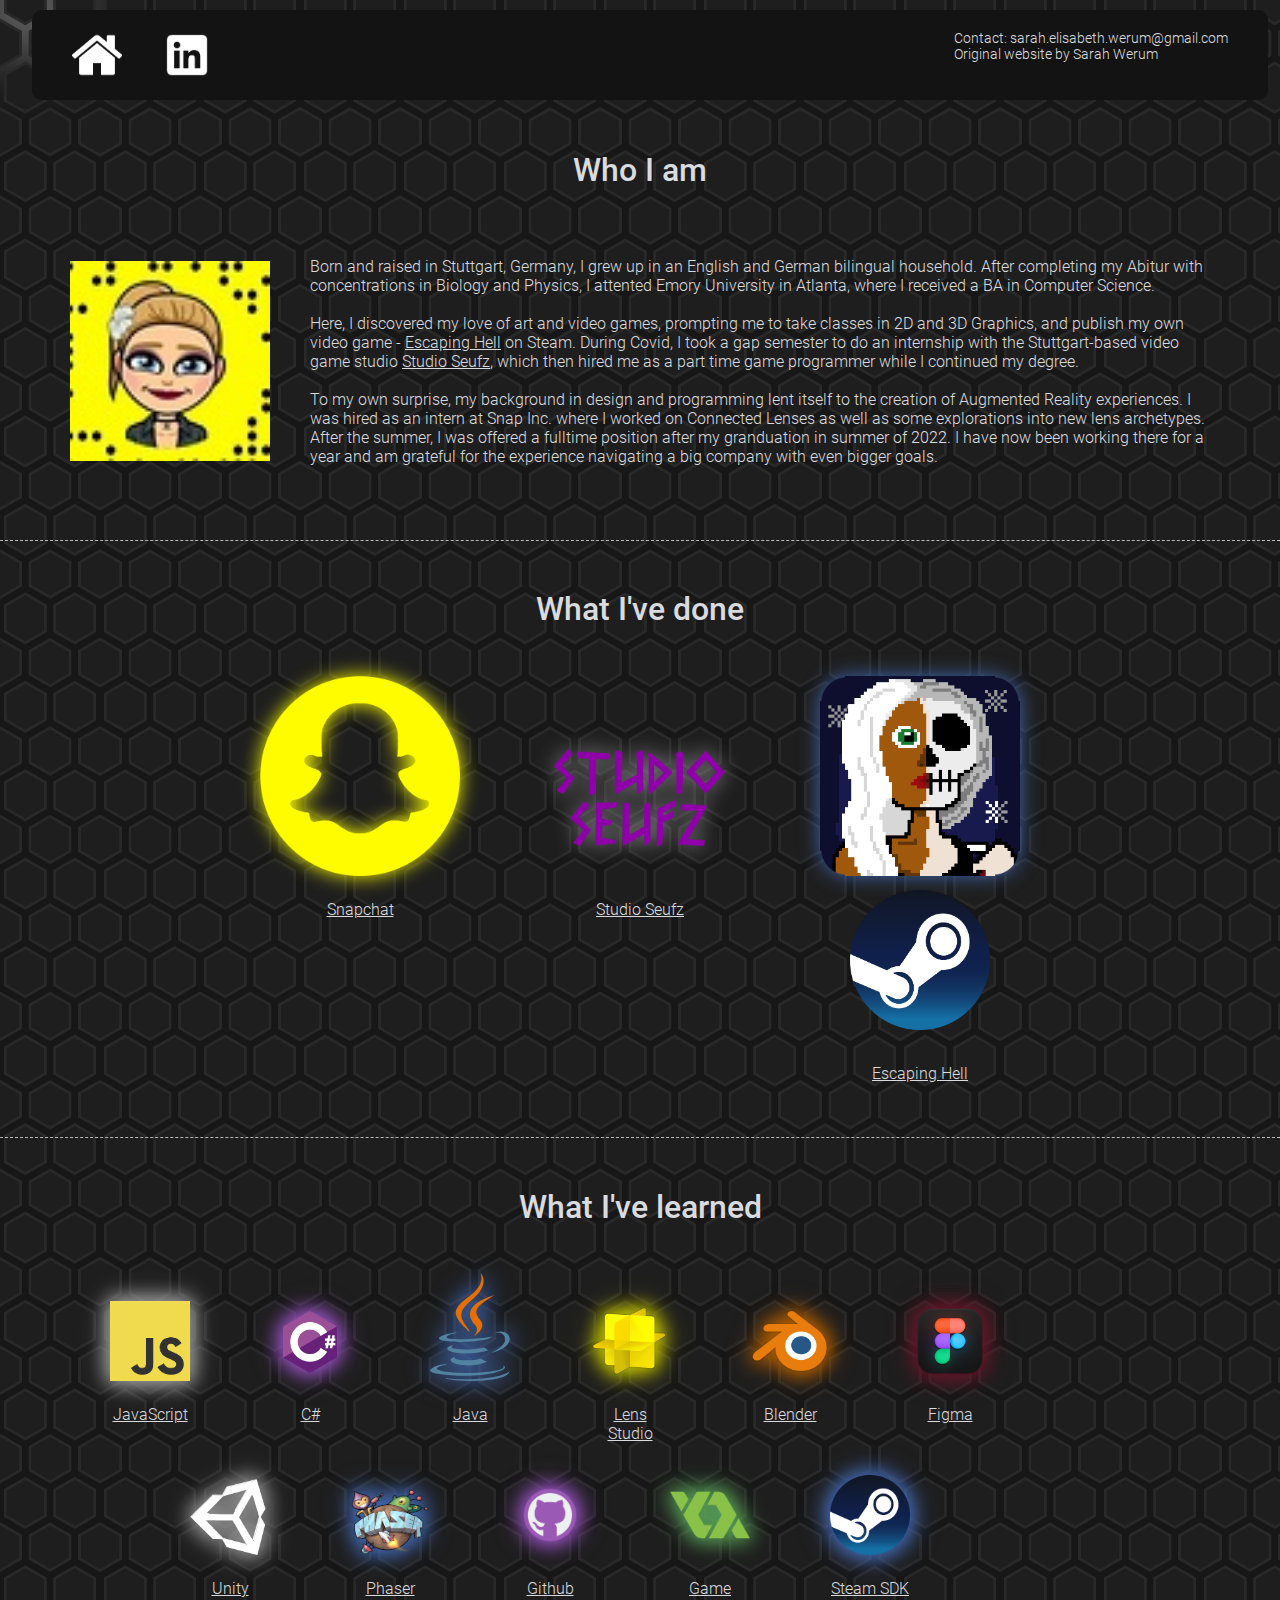
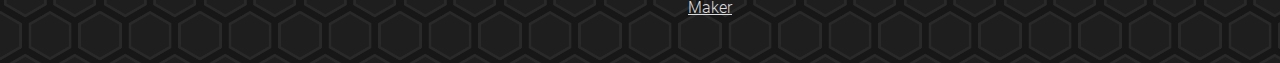
<file: index.html>
<!DOCTYPE html>
<html lang="en">
<head>
    <meta charset="UTF-8">
    <meta http-equiv="X-UA-Compatible" content="IE=edge">
    <meta name="viewport" content="width=device-width, initial-scale=1.0">
    <title>Sarah Werum</title>
    <link rel="stylesheet" href="CSS/styles.css">
    <link rel="stylesheet" href="CSS/index.css">
    <script src="https://ajax.googleapis.com/ajax/libs/jquery/3.6.4/jquery.min.js"></script>
</head>
<body>
    <div id="light" style="--light-position-y: 0; --light-position-x: 0"></div>

    <div class="Page-Body">
        <header>
            <a href="../index.html" class="grey"><img src="../Images/Header/home.png" alt="Home Button"></a>
            <a href="https://www.linkedin.com/in/sarahwerum" class="grey"><img src="../Images/Header/LinkedIn.png" alt="Linked In Sarah Werum"></a>
            <div>Contact: sarah.elisabeth.werum@gmail.com <br> Original website by Sarah Werum</div>
        </header>
        <section>
            <h1>Who I am</h1>
            <div class="image-text-row">
                <img src="../Images/SarahWerum.jpg" alt="Sarah Werum Picture">
                <p> 
                    Born and raised in Stuttgart, Germany, I grew up in an English and German bilingual household. 
                    After completing my Abitur with concentrations in Biology and Physics, 
                    I attented Emory University in Atlanta, where I received a BA in Computer Science. <br><br>
                    Here, I discovered my love of art and video games, prompting me to take classes in 2D and 3D Graphics, 
                    and publish my own video game - <a href="https://store.steampowered.com/app/1378820/Escaping_Hell/">Escaping Hell</a> on Steam.
                    During Covid, I took a gap semester to do an internship with the Stuttgart-based 
                    video game studio <a href="https://studioseufz.com/seufzWP/">Studio Seufz</a>, which then hired me as a part time game programmer
                    while I continued my degree. <br><br>
                    To my own surprise, my background in design and programming lent itself to the creation of Augmented Reality experiences.
                    I was hired as an intern at Snap Inc. where I worked on Connected Lenses as well as some explorations into new lens archetypes. 
                    After the summer, I was offered a fulltime position after my granduation in summer of 2022. I have now been working there for a year and 
                    am grateful for the experience navigating a big company with even bigger goals.
                </p>
            </div>
        </section>
        <hr class="seperator">

        <section>
            <h1>What I've done</h1>
            <div class="wrapped-row experience-section">
                <a href="HTML/Snapchat.html"> 
                    <figure class="yellowDropshadow">
                        <img src="Images/Snapchat/Snapchat.png" alt="Snapchat Logo">
                        <figcaption>Snapchat</figcaption>
                    </figure>
                </a>
                <a href="HTML/StudioSeufz.html">
                    <figure class="studioMagenta">
                        <img src="Images/StudioSeufz/StudioSeufz.png" alt="Studio Seufz Logo">
                        <figcaption>Studio Seufz</figcaption>
                    </figure>
                </a>
                <a href="HTML/EscapingHell.html">
                    <figure class="blueDropshadow steam-icon-parent">
                        <img src="Images/EscapingHell/app_icon.png" alt="Escaping Hell Logo">
                        <div id="steam-icon" class="blueDropshadow"><img src="Images/EscapingHell/steam.png" alt="Steam Logo"></div>
                        <figcaption>Escaping Hell</figcaption>
                    </figure>
                </a>
            </div>
        </section>

        <hr class="seperator">
        <section>
            <h1>What I've learned</h1> 
            <!-- <div class="wrapped-row"> -->
                <div class="wrapped-row skill-section">
                    <a href="https://www.javascript.com/">
                        <figure class="jsYellow">
                            <img src="../Images/Skill Logos/Languages/JS.png" alt="Javascript">
                            <figcaption>JavaScript</figcaption>
                        </figure>
                    </a>
                    <a href="https://learn.microsoft.com/en-us/dotnet/csharp/">
                        <figure class="lightPurple">
                            <img src="../Images/Skill Logos/Languages/csharp_banner.png" alt="C#">
                            <figcaption>C#</figcaption>
                        </figure>
                    </a>
                    <a href="https://www.java.com/en/">
                        <figure class="blueDropshadow">
                            <img src="../Images/Skill Logos/Languages/java.svg" alt="Java">
                            <figcaption>Java</figcaption>
                        </figure>
                    </a>
                    <a href="https://ar.snap.com/lens-studio">
                        <figure class="smallYellow">
                            <img src="../Images/Skill Logos/Softwares/Lens Studio.png" alt="Lens Studio">
                            <figcaption>Lens Studio</figcaption>
                        </figure>
                    </a>
                    <a href="https://www.blender.org/">
                        <figure class="orangeDropshadow">
                            <img src="../Images/Skill Logos/Softwares/Blender.png" alt="Blender">
                            <figcaption>Blender</figcaption>
                        </figure>
                    </a>
                    <a href="https://www.figma.com/">
                        <figure class="pinkDropshadow">
                            <img src="../Images/Skill Logos/Softwares/Figma.png" alt="Figma">
                            <figcaption>Figma</figcaption>
                        </figure>
                    </a>
                    <a href="https://unity.com/">
                        <figure class="grey">
                            <img src="../Images/Skill Logos/Softwares/UnityLogo.png" alt="Unity Logo">
                            <figcaption>Unity</figcaption>
                        </figure>
                    </a>
                    <a href="https://phaser.io/">
                        <figure class="blueDropshadow">
                            <img src="../Images/Skill Logos/Softwares/Phaser_Logo.png" alt="Phaser Logo">
                            <figcaption>Phaser</figcaption>
                        </figure>
                    </a>
                    <a href="https://github.com/">
                        <figure class="lightPurple">
                            <img src="../Images/Skill Logos/Softwares/github-logo.png" alt="Github Logo">
                            <figcaption>Github</figcaption>
                        </figure>
                    </a>
                    <a href="https://gamemaker.io/en">
                        <figure class="greenDropshadow">
                            <img src="../Images/Skill Logos/Softwares/GameMaker-Logo.png" alt="GameMaker Logo">
                            <figcaption>Game Maker</figcaption>
                        </figure>
                    </a>
                    <a href="https://partner.steamgames.com/doc/sdk">
                        <figure class="blueDropshadow">
                            <img src="../Images/EscapingHell/steam.png" alt="Steam Logo Logo">
                            <figcaption>Steam SDK</figcaption>
                        </figure>
                    </a>
                <!-- </div> -->
            </div>   
        </section>
    </div>
</body>
<script src="JS/MouseLight.js"></script>
<script src="JS/DropshadowColor.js"></script>
</html>
</file>
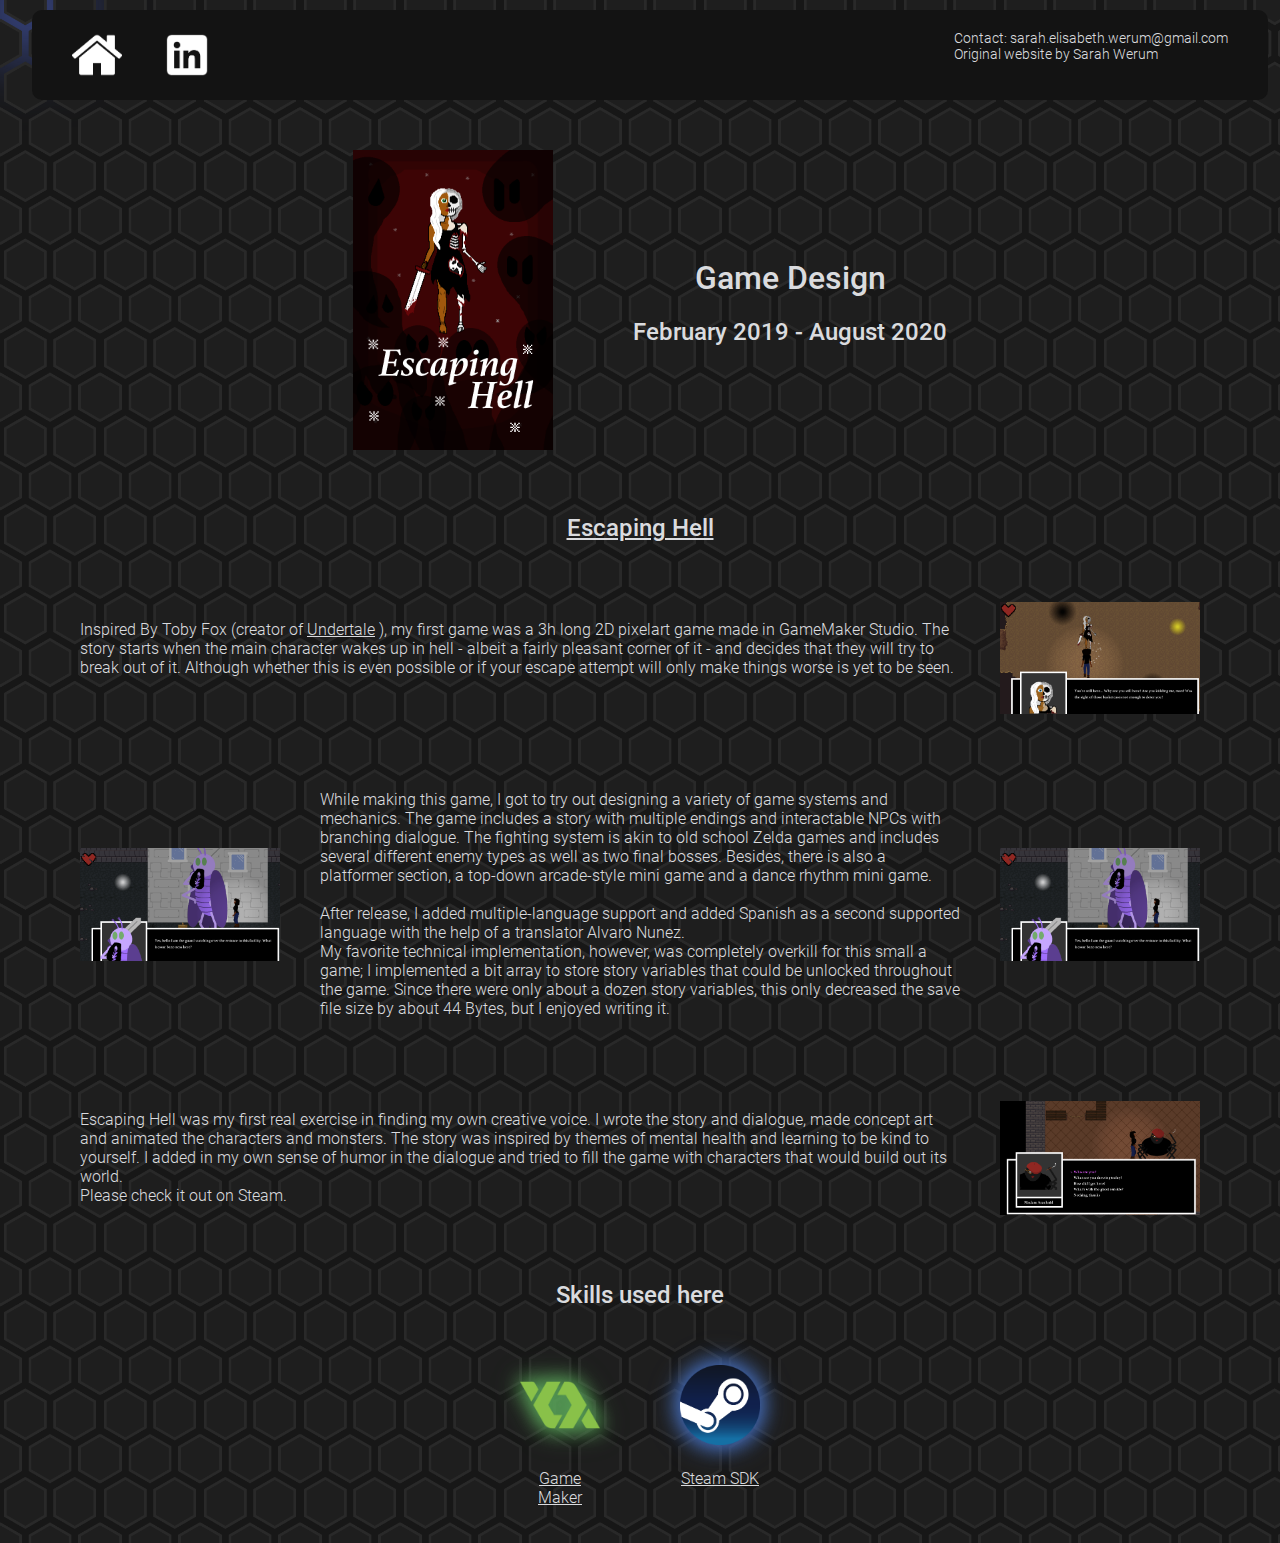
<file: HTML/EscapingHell.html>
<!DOCTYPE html>
<html lang="en">
<head>
    <meta charset="UTF-8">
    <meta http-equiv="X-UA-Compatible" content="IE=edge">
    <meta name="viewport" content="width=device-width, initial-scale=1.0">
    <title>Sarah Werum - Escaping Hell</title>
    <link rel="stylesheet" href="../CSS/styles.css">
    <link rel="stylesheet" href="../CSS/EscapingHell.css">

</head>
<body>
    <div id="light" style="--light-position-y: 0; --light-position-x: 0"></div>

    <div class="Page-Body">
        <header>
            <a href="../index.html" class="grey"><img src="../Images/Header/home.png" alt="Home Button"></a>
            <a href="https://www.linkedin.com/in/sarahwerum" class="grey"><img src="../Images/Header/LinkedIn.png" alt="Linked In Sarah Werum"></a>
            <div>Contact: sarah.elisabeth.werum@gmail.com <br> Original website by Sarah Werum</div>
        </header>

        <div class="image-text-row">
            <div class="darkRed title-icon"><img src="../Images/EscapingHell/library_capsule.png" alt="Steam Logo"></div>
            <div>
                <h1>Game Design</h1>
                <h2>February 2019 - August 2020</h2>
            </div>
        </div>
        <h2 class="Project-Heading"><a href="https://store.steampowered.com/app/1378820/Escaping_Hell/">Escaping Hell</a> </h2>
        <div>
            <div class="image-text-row">
                <!-- <img src="../Images/EscapingHell/HellScreenshot.png" class="Screenshot smallScreen" alt="Hell Combat Screnshot"> -->
                <p>
                    Inspired By Toby Fox (creator of  <a href="https://undertale.com/"> Undertale</a> ), my first game was a 3h long 2D pixelart game made in GameMaker Studio. 
                    The story starts when the main character wakes up in hell - albeit a fairly pleasant corner of it - and decides that they will try to break out of it. 
                    Although whether this is even possible or if your escape attempt will only make things worse is yet to be seen. <br><br> 
                </p>
                <img src="../Images/EscapingHell/HellScreenshot.png" class="Screenshot" alt="Hell Combat Screnshot">
            </div>
            <div class="image-text-row">
                <img src="../Images/EscapingHell/BugGuardScreenshot.png" class="Screenshot desktop float-left" alt="Hell Combat Screnshot">
                <p>
                    While making this game, I got to try out designing a variety of game systems and mechanics. 
                    The game includes a story with multiple endings and interactable NPCs with branching dialogue.
                    The fighting system is akin to old school Zelda games and includes several
                    different enemy types as well as two final bosses. Besides, there is also a 
                    platformer section, a top-down arcade-style mini game and a dance rhythm mini game. 
                    <br><br>
                    After release, I added multiple-language support and added Spanish as a second supported language 
                    with the help of a translator Alvaro Nunez.
                    <br>My favorite technical implementation, however, was completely overkill for this small a game; 
                    I implemented a bit array to store story variables that could be unlocked throughout the game. 
                    Since there were only about a dozen story variables, this only decreased the save file size by about 44 Bytes,
                    but I enjoyed writing it. 
                </p>
                <img src="../Images/EscapingHell/BugGuardScreenshot.png" class="Screenshot smallScreen" alt="Hell Combat Screnshot">
            </div>
            <div class="image-text-row">
                <p>
                    Escaping Hell was my first real exercise in finding my own creative voice. I wrote the story and dialogue,
                    made concept art and animated the characters and monsters. The story was inspired by themes of mental health
                    and learning to be kind to yourself. I added in my own sense of humor in the dialogue and tried to fill the game 
                    with characters that would build out its world. 
                    <br>
                    Please check it out on Steam.
                </p>
                <img src="../Images/EscapingHell/MadamArachnidScreenshot.png" class="Screenshot" alt="Hell Combat Screnshot">
            </div>

        </div>
        <h2 class="Project-Heading">Skills used here</h2>
        <div class="wrapped-row">
            <div class="wrapped-row skill-section">
                <a href="https://gamemaker.io/en">
                    <figure class="greenDropshadow">
                        <img src="../Images/Skill Logos/Softwares/GameMaker-Logo.png" alt="GameMaker Logo">
                        <figcaption>Game Maker</figcaption>
                    </figure>
                </a>
                <a href="https://partner.steamgames.com/doc/sdk">
                    <figure class="blueDropshadow">
                        <img src="../Images/EscapingHell/steam.png" alt="Steam Logo Logo">
                        <figcaption>Steam SDK</figcaption>
                    </figure>
                </a>
            </div>
    </div>
</body>
<script src="../JS/MouseLight.js"></script>
<script src="../JS/DropshadowColor.js"></script>
</html>
</file>
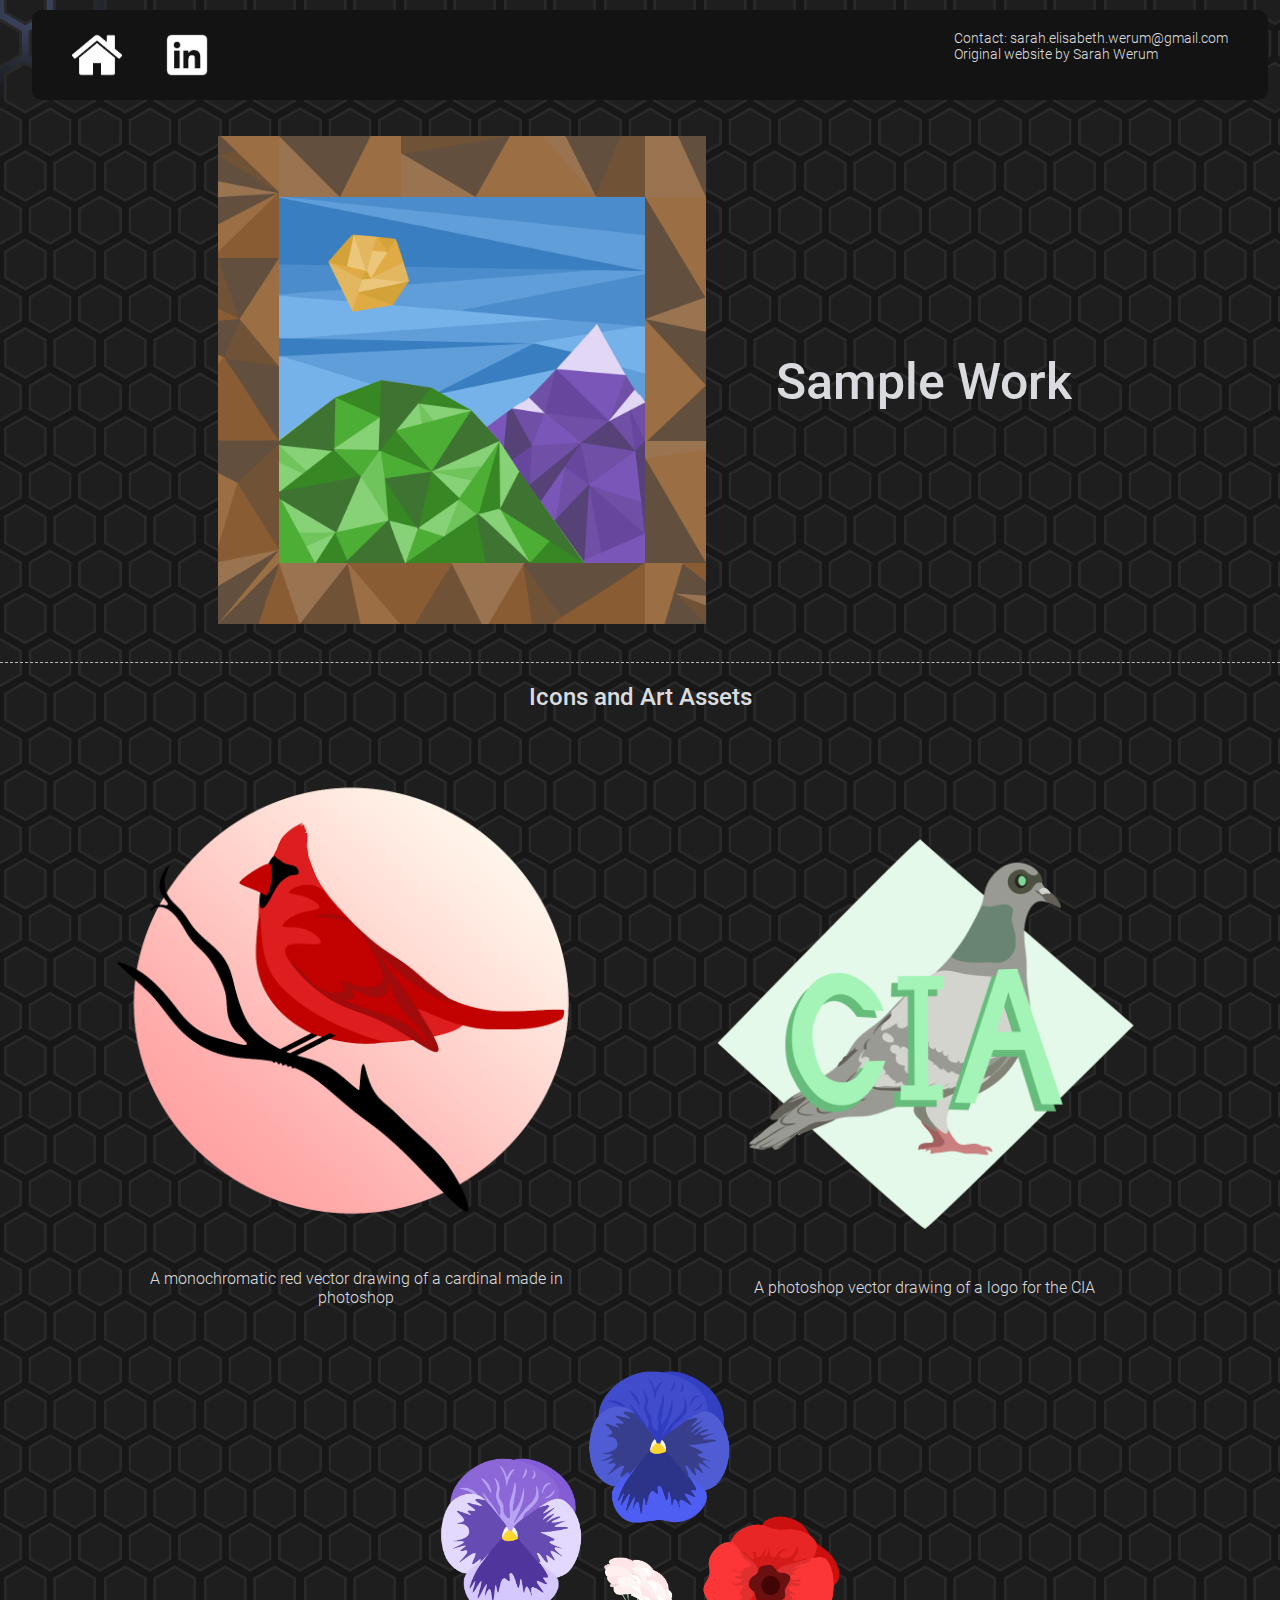
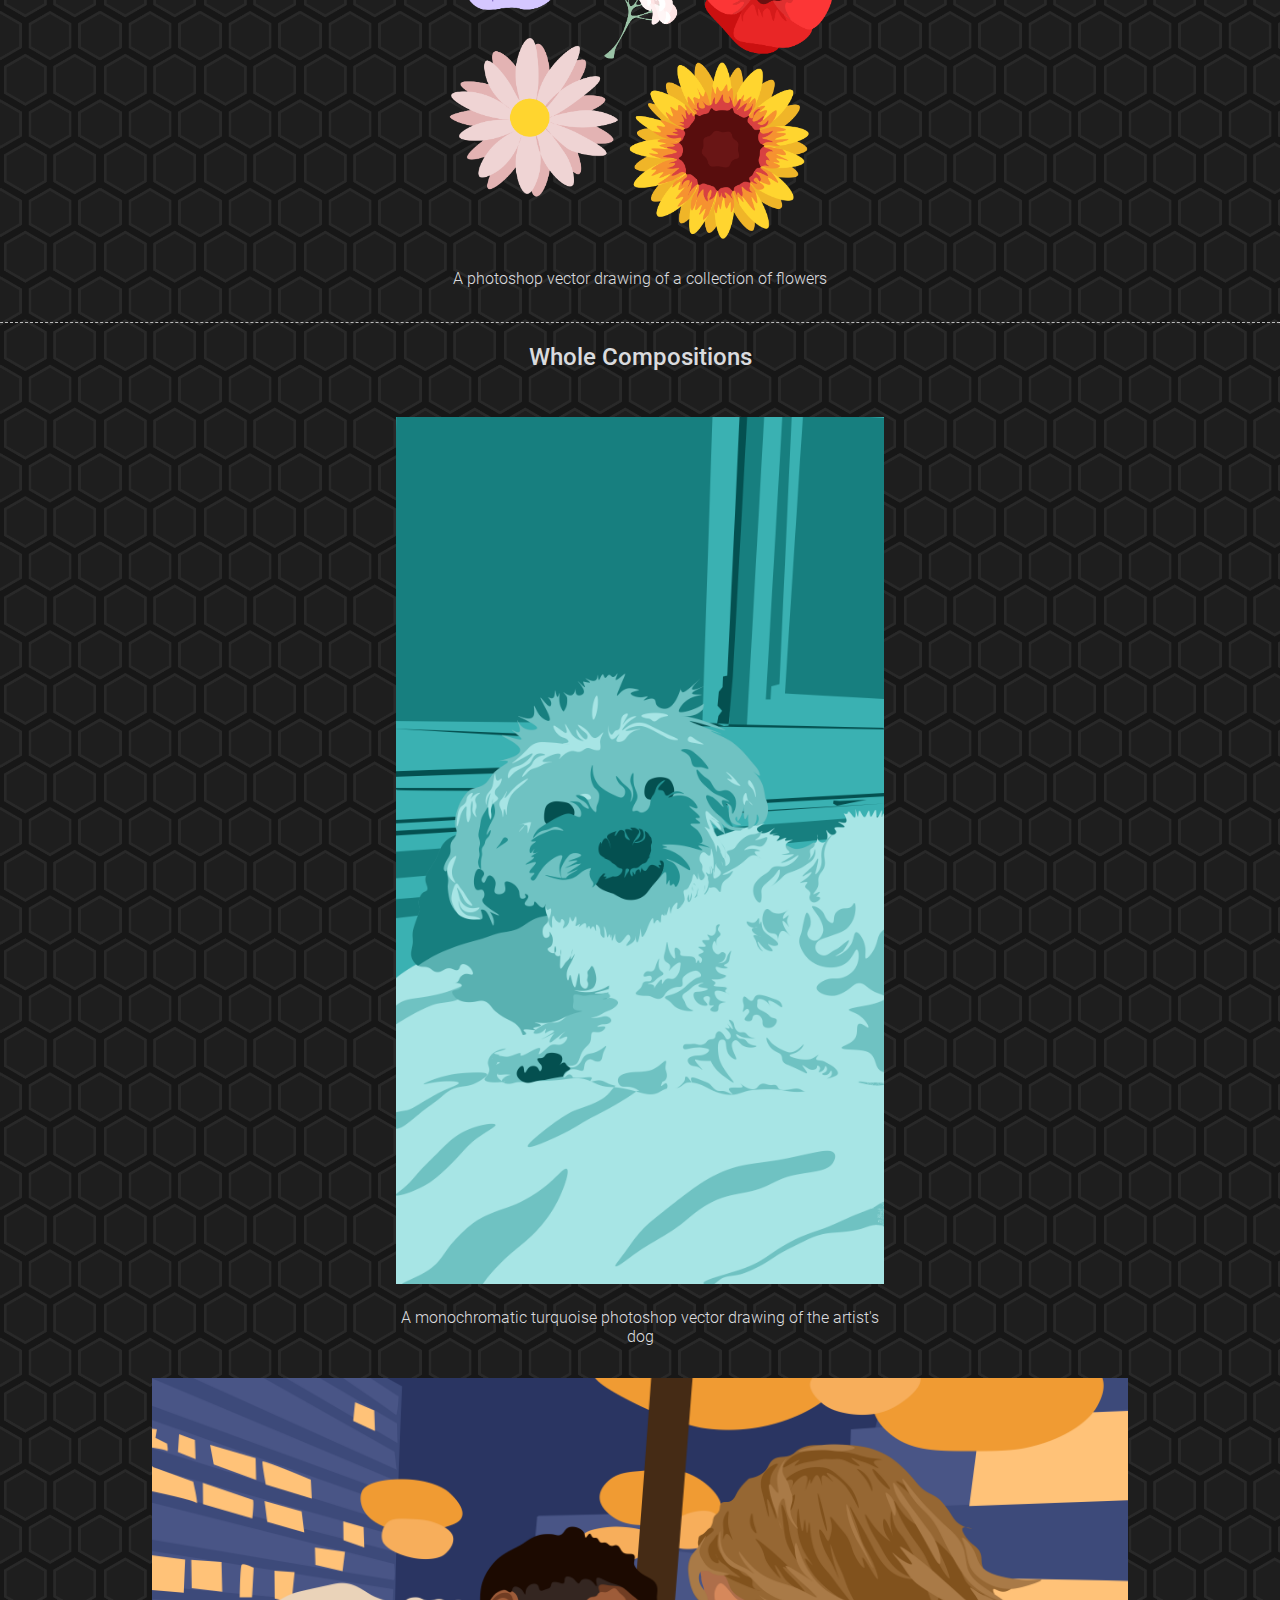
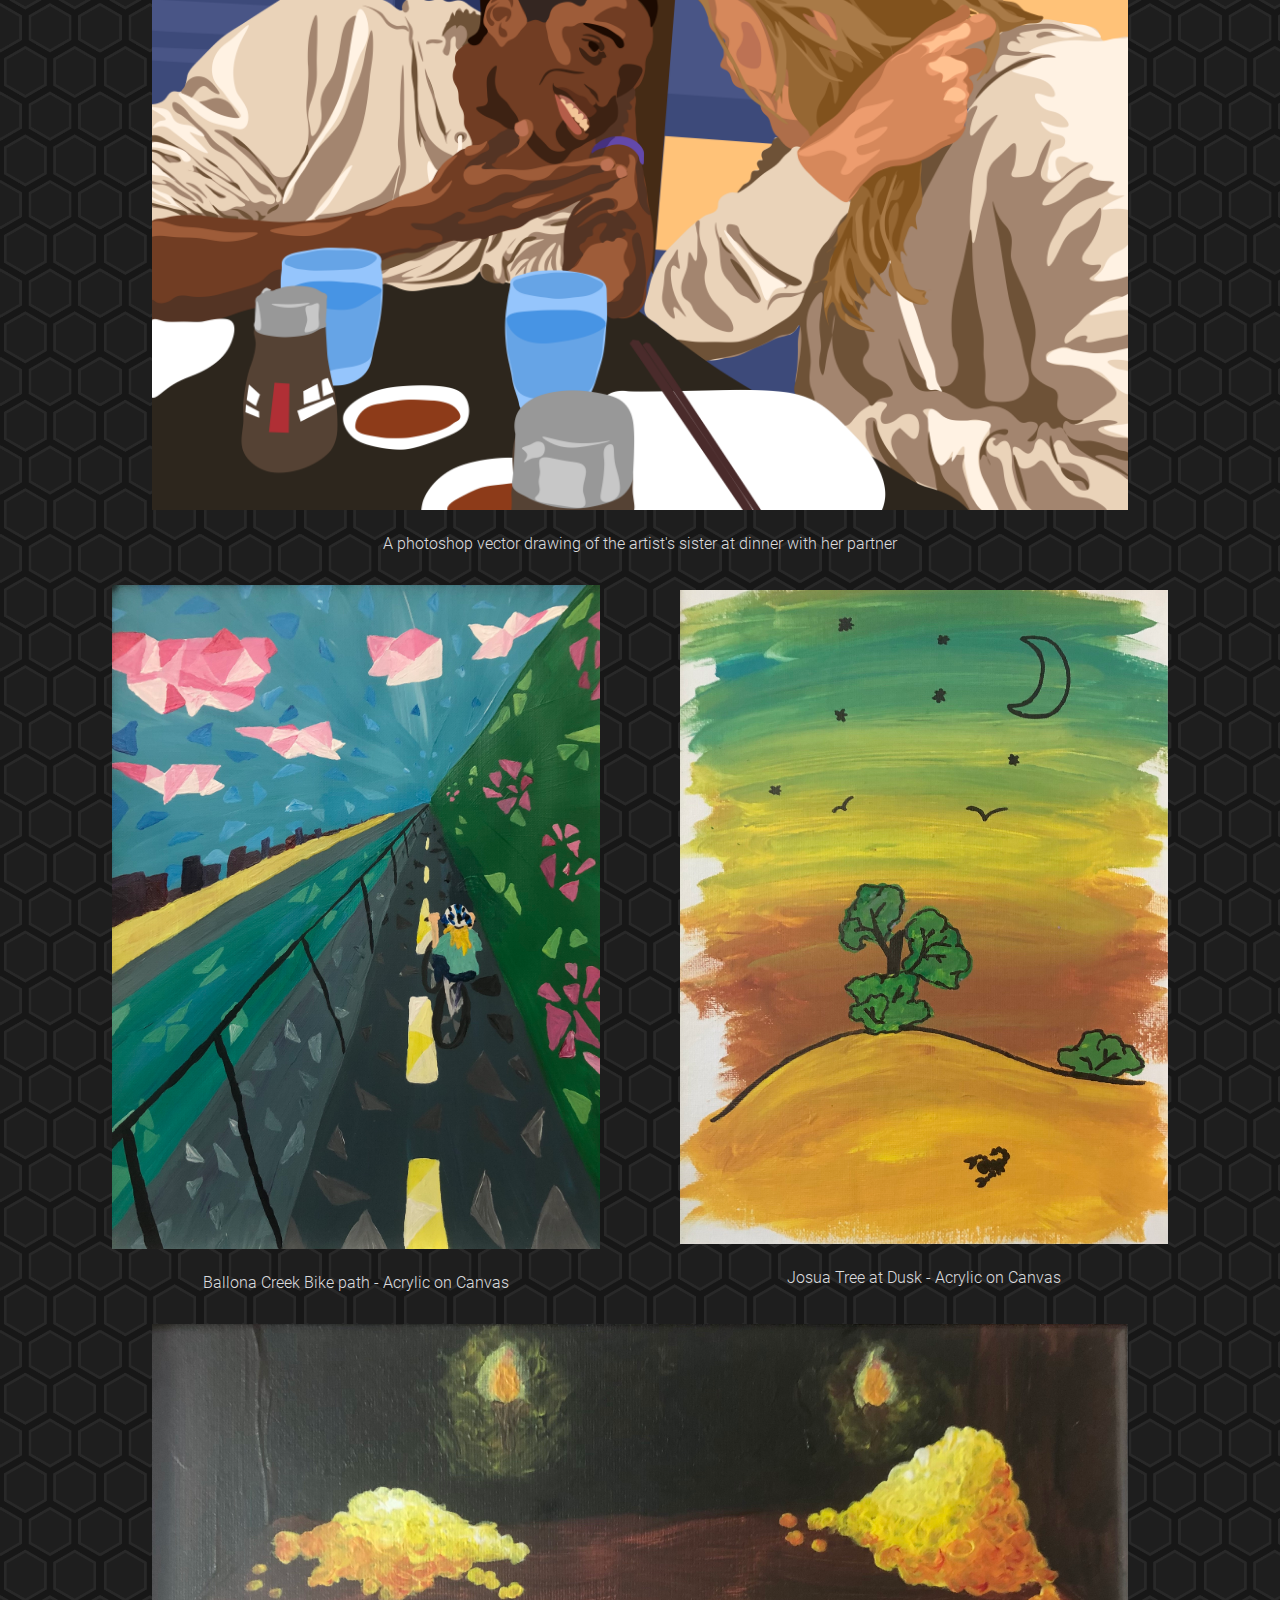
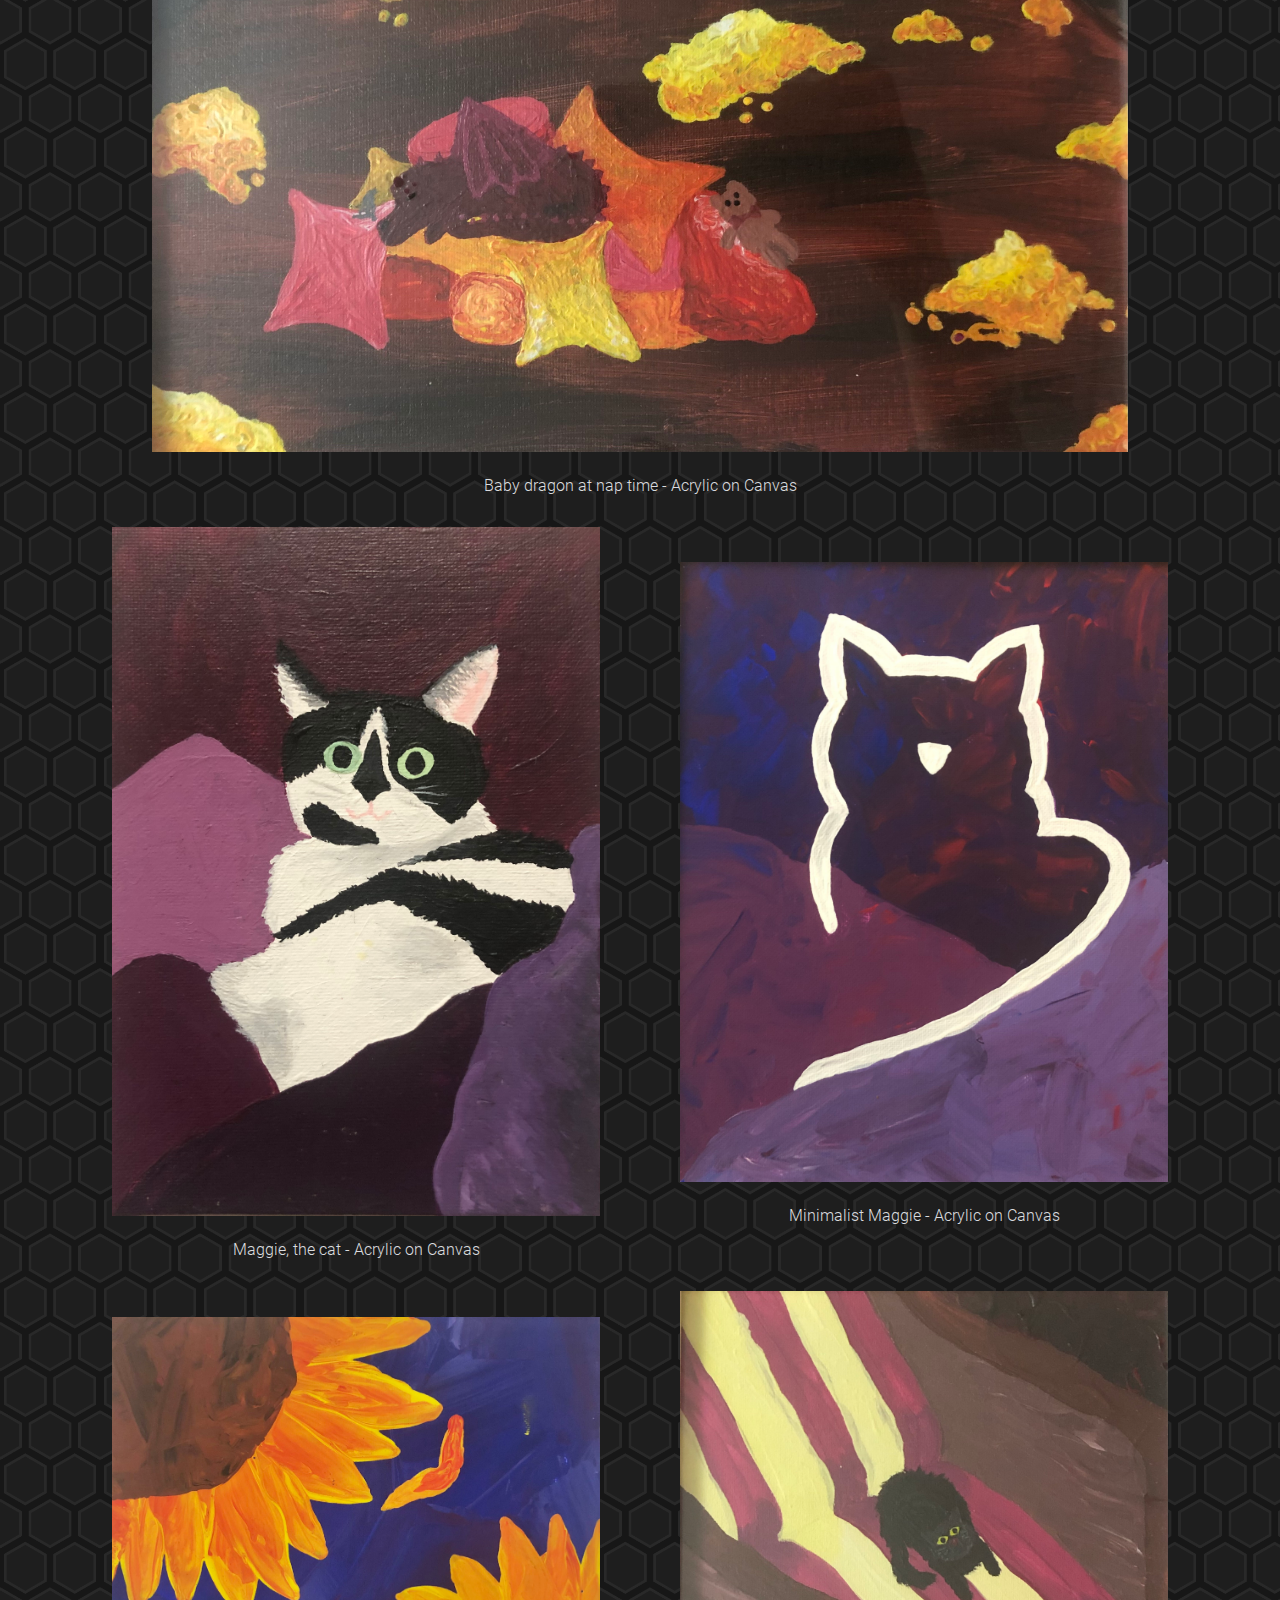
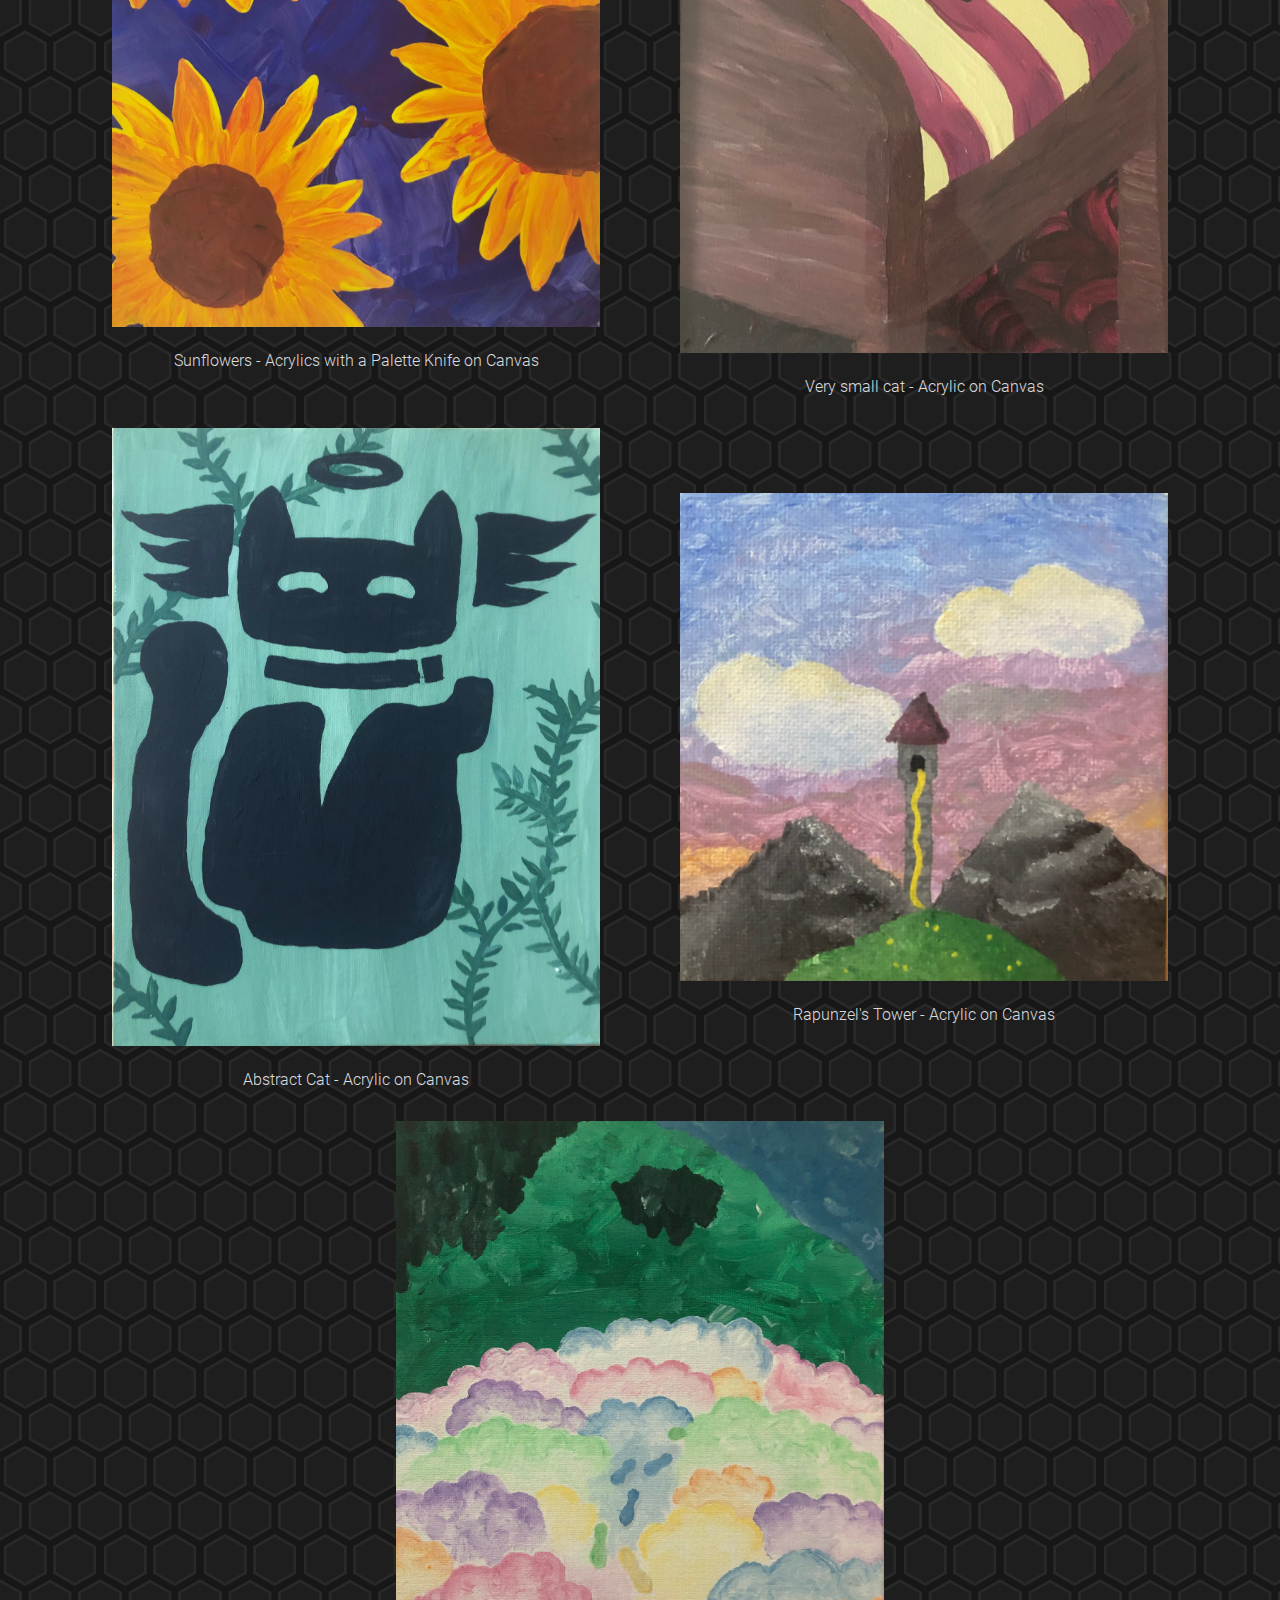
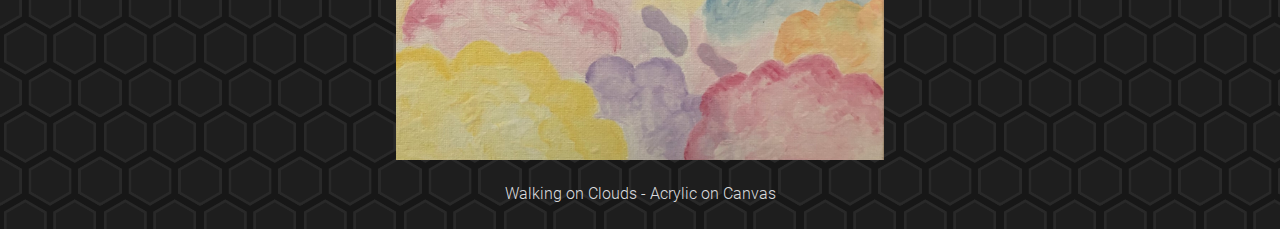
<file: HTML/Portfolio.html>
<!DOCTYPE html>
<html lang="en">
    <head>
        <meta charset="UTF-8">
        <meta http-equiv="X-UA-Compatible" content="IE=edge">
        <meta name="viewport" content="width=device-width, initial-scale=1.0">
        <title>Sarah Werum - Escaping Hell</title>
        <link rel="stylesheet" href="../CSS/styles.css">
        <link rel="stylesheet" href="../CSS/Portfolio.css">

    </head>
    <body>
        <div id="light" style="--light-position-y: 0; --light-position-x: 0"></div>

        <div class="Page-Body">
            <header>
                <a href="../index.html" class="grey"><img src="../Images/Header/home.png" alt="Home Button"></a>
                <a href="https://www.linkedin.com/in/sarahwerum" class="grey"><img src="../Images/Header/LinkedIn.png" alt="Linked In Sarah Werum"></a>
                <div>Contact: sarah.elisabeth.werum@gmail.com <br> Original website by Sarah Werum</div>
            </header>

            <div class="image-text-row">
                <figure><img src="../Images/Portfolio/gallery-icon.PNG" alt="Gallery Icon"></figure>
                <div>
                    <h1>Sample Work</h1>
                </div>
            </div>

            <hr class="seperator">
            <h2 class="Project-Heading"> Icons and Art Assets </h2>
            <div class="image-text-row">
                <figure>
                    <img src="../Images/Portfolio/Cardinal.PNG" alt="A Red Cardinal logo">
                    <figcaption>A monochromatic red vector drawing of a cardinal made in photoshop</figcaption>
                </figure>
                <figure>
                    <img src="../Images/Portfolio/pigeon.PNG" alt="Pigeon in Spy glasses">
                    <figcaption>A photoshop vector drawing of a logo for the CIA </figcaption>
                </figure>
                <figure>
                    <img src="../Images/Portfolio/flowers.PNG" alt="drawing of a a collection of flowers">
                    <figcaption>A photoshop vector drawing of a collection of flowers </figcaption>
                </figure>
            </div>

            <hr class="seperator">
            <h2 class="Project-Heading"> Whole Compositions </h2>
            <div class="image-text-row">
                <figure>
                    <img src="../Images/Portfolio/Bluezon.PNG" alt="drawing of a maltese">
                    <figcaption>A monochromatic turquoise photoshop vector drawing of the artist's dog </figcaption>
                </figure>
                <figure class="large-figure">
                    <img src="../Images/Portfolio/A+J.PNG" alt="a couple at dinner">
                    <figcaption>A photoshop vector drawing of the artist's sister at dinner with her partner</figcaption>
                </figure>
                <figure>
                    <img src="../Images/Portfolio/Paintings/LA Bike Path.jpg" alt="girl on bike path">
                    <figcaption>Ballona Creek Bike path - Acrylic on Canvas</figcaption>
                </figure>
                <figure>
                    <img src="../Images/Portfolio/Paintings/Joshua Tree.jpg" alt="">
                    <figcaption>Josua Tree at Dusk - Acrylic on Canvas</figcaption>
                </figure>
                <figure class="large-figure">
                    <img src="../Images/Portfolio/Paintings/Dragon.jpg" alt="">
                    <figcaption>Baby dragon at nap time - Acrylic on Canvas</figcaption>
                </figure>
                <figure>
                    <img src="../Images/Portfolio/Paintings/Maggie.jpg" alt="">
                    <figcaption>Maggie, the cat - Acrylic on Canvas</figcaption>
                </figure>
                <figure>
                    <img src="../Images/Portfolio/Paintings/Minimalist Maggie.jpg" alt="">
                    <figcaption>Minimalist Maggie - Acrylic on Canvas</figcaption>
                </figure>
                <figure>
                    <img src="../Images/Portfolio/Paintings/Sunflowers.jpg" alt="">
                    <figcaption>Sunflowers - Acrylics with a Palette Knife on Canvas</figcaption>
                </figure>
                <figure>
                    <img src="../Images/Portfolio/Paintings/Small cat.jpg" alt="">
                    <figcaption>Very small cat - Acrylic on Canvas</figcaption>
                </figure>
                <figure>
                    <img src="../Images/Portfolio/Paintings/Abstract cat.jpg" alt="">
                    <figcaption>Abstract Cat - Acrylic on Canvas</figcaption>
                </figure>
                <figure>
                    <img src="../Images/Portfolio/Paintings/Rapunzel.jpg" alt="">
                    <figcaption>Rapunzel's Tower - Acrylic on Canvas</figcaption>
                </figure>
                <figure>
                    <img src="../Images/Portfolio/Paintings/Clouds.jpg" alt="">
                    <figcaption>Walking on Clouds - Acrylic on Canvas</figcaption>
                </figure>
            </div>
        </div>
    </body>
<script src="../JS/MouseLight.js"></script>
<script src="../JS/DropshadowColor.js"></script>
</html>
</file>
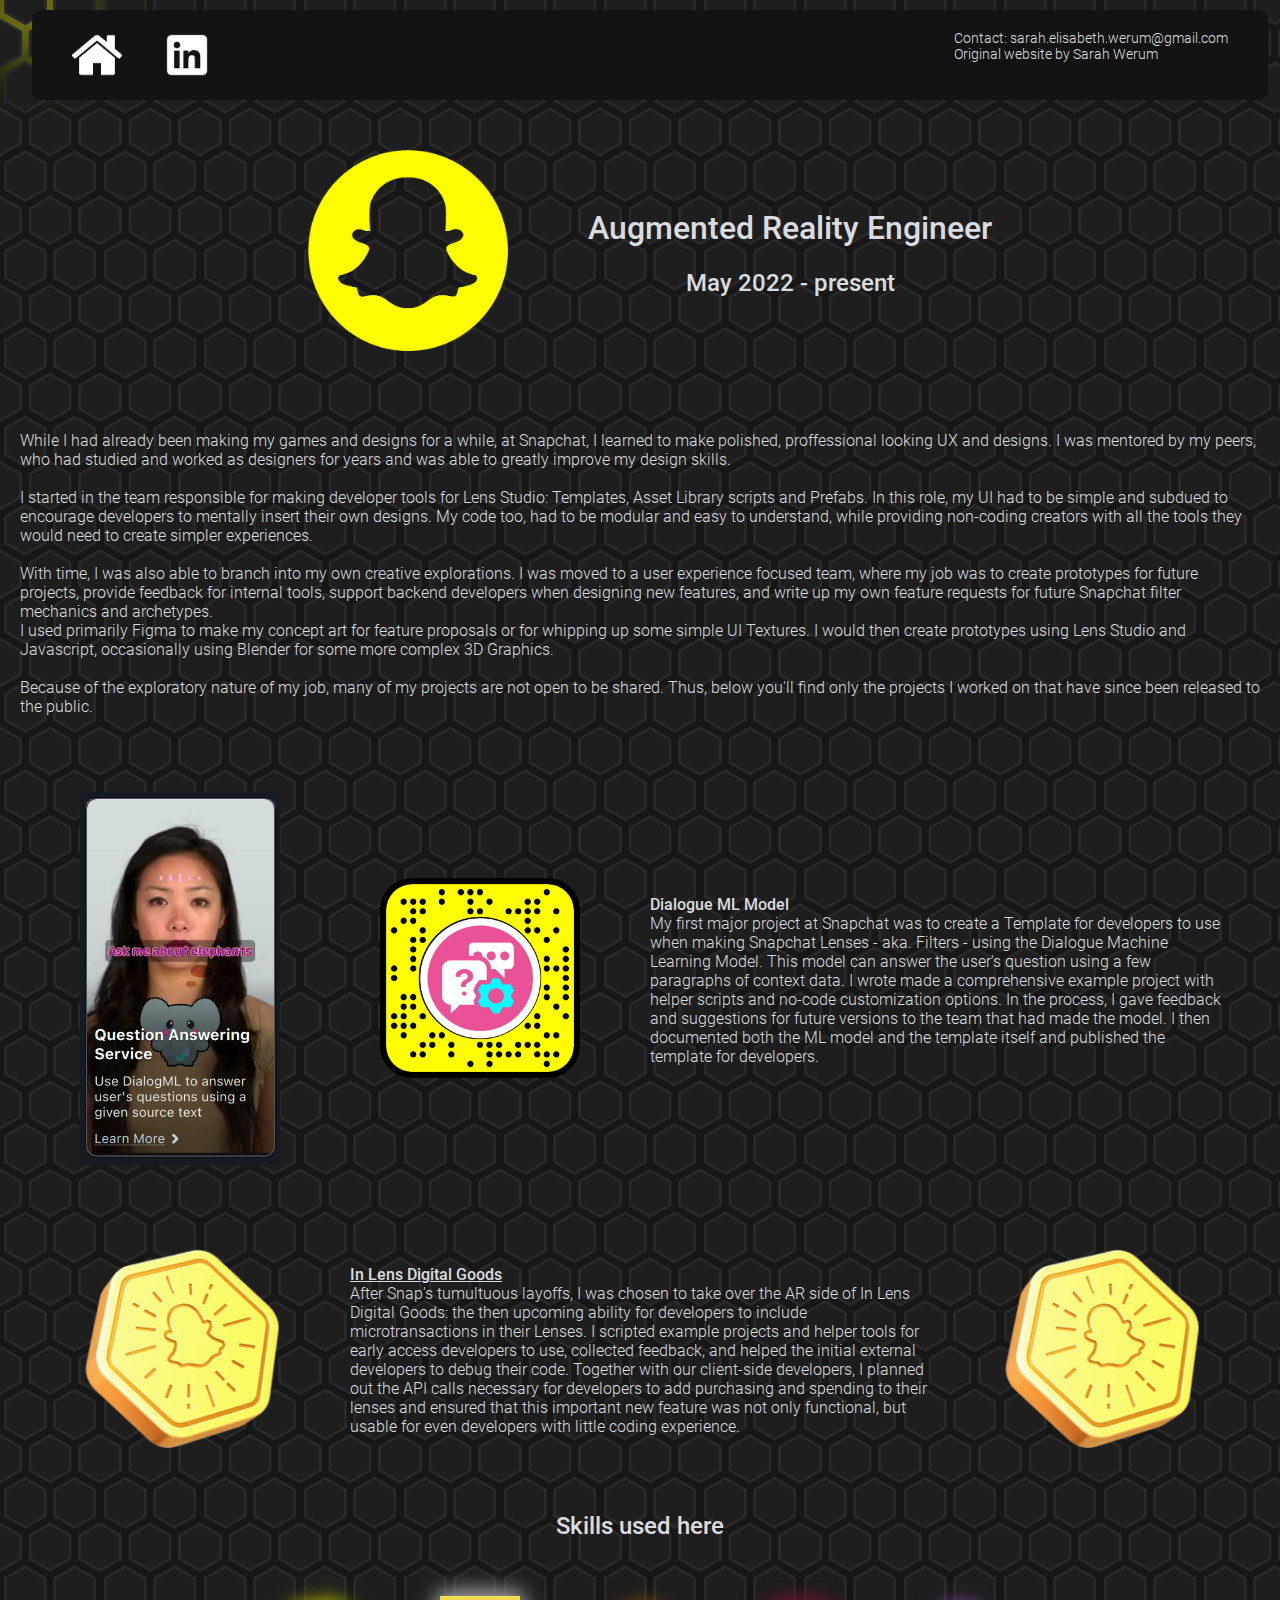
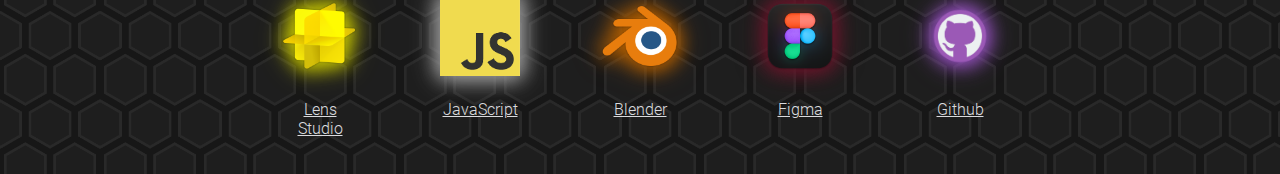
<file: HTML/Snapchat.html>
<!DOCTYPE html>
<html lang="en">
<head>
    <meta charset="UTF-8">
    <meta http-equiv="X-UA-Compatible" content="IE=edge">
    <meta name="viewport" content="width=device-width, initial-scale=1.0">
    <title>Sarah Werum - Snapchat</title>
    <link rel="stylesheet" href="../CSS/styles.css">
    <link rel="stylesheet" href="../CSS/Snapchat.css">
</head>

<body>
    <div id="light" style="--light-position-y: 0; --light-position-x: 0"></div>

    <div class="Page-Body">
        <header>
            <a href="../index.html" class="grey"><img src="../Images/Header/home.png" alt="Home Button"></a>
            <a href="https://www.linkedin.com/in/sarahwerum" class="grey"><img src="../Images/Header/LinkedIn.png" alt="Linked In Sarah Werum"></a>
            <div>Contact: sarah.elisabeth.werum@gmail.com <br> Original website by Sarah Werum</div>
        </header>
        <div class="image-text-row">
            <div class="yellowDropshadow" ><img src="../Images/Snapchat/Snapchat.png" alt="Snapchat Logo"></div>
            <div>
                <h1>Augmented Reality Engineer</h1>
                <h2>May 2022 - present</h2>
            </div>
        </div>
        <p>
            While I had already been making my games and designs for a while, at Snapchat, 
            I learned to make polished, proffessional looking UX and designs. I was mentored by my peers, 
            who had studied and worked as designers for years and was able to greatly improve my design skills.
            <br><br>
            I started in the team responsible for making developer tools for Lens Studio: Templates, Asset Library scripts and Prefabs.
            In this role, my UI had to be simple and subdued to encourage developers to mentally insert their own designs. 
            My code too, had to be modular and easy to understand, while providing non-coding creators with all the tools they would need
            to create simpler experiences. 
            <br><br>
            With time, I was also able to branch into my own creative explorations. I was moved to a user experience
            focused team, where my job was to create prototypes for future projects, provide feedback for internal tools,
            support backend developers when designing new features, and write up my own feature requests for future Snapchat 
            filter mechanics and archetypes. <br>
            I used primarily Figma to make my concept art for feature proposals or for whipping up some simple UI Textures. 
            I would then create prototypes using Lens Studio and Javascript, occasionally using Blender for some more complex 3D Graphics.
            <br><br>
            Because of the exploratory nature of my job, many of my projects are not open to be shared. 
            Thus, below you'll find only the projects I worked on that have since been released to the public.
        </p>
        <!-- <hr class="seperator"> -->

        <!-- DIALOG ML -->
        <div class="image-text-row">
            <div><img src="../Images/Snapchat/QnA-Template.png" alt="Question Answering Service Template Preview"></div>
            <div><img src="../Images/Snapchat/qna-snapcode.png" alt="Question Answering Service Template Snapcode"></div>
            <p> 
                <strong>Dialogue ML Model</strong><br>
                My first major project at Snapchat was to create a Template for developers to use when making Snapchat Lenses - aka. Filters - using the Dialogue Machine Learning Model. 
                This model can answer the user's question using a few paragraphs of context data. 
                I wrote made a comprehensive example project with helper scripts and 
                no-code customization options. In the process, I gave feedback and suggestions for future versions to the team that had made the model. 
                I then documented both the ML model and the template itself and 
                published the template for developers. 
            </p>
        </div>
        <!-- <hr class="seperator"> -->
        
        <!-- ILDG -->
        <div class="image-text-row">
            <div><img src="../Images/Snapchat/ILDGBadge-Token.png" class="smallScreen" alt="Question Answering Service Template Preview"></div>
            <p> 
                <a href="https://techcrunch.com/2022/12/06/snapchat-is-testing-lenses-with-power-ups-and-upgrades-that-you-can-buy/">
                    <strong>In Lens Digital Goods</strong><br></a>
                After Snap's tumultuous layoffs, I was chosen to take over the AR side of In Lens Digital Goods: the then upcoming ability for developers to include microtransactions in their Lenses.
                I scripted example projects and helper tools for early access developers to use, collected feedback, and helped the initial external developers to debug their code.
                Together with our client-side developers, I planned out the API calls necessary for developers to add purchasing and spending to their lenses and ensured that this important new feature 
                was not only functional, but usable for even developers with little coding experience.

            </p>
            <div><img src="../Images/Snapchat/ILDGBadge-Token.png" class="bigScreen" alt="Question Answering Service Template Preview"></div>
        </div>
        <!-- <hr class="seperator"> -->
        <h2 class="Project-Heading">Skills used here</h2>
        <div class="wrapped-row">
            <div class="wrapped-row skill-section">
                <a href="https://ar.snap.com/lens-studio">
                    <figure class="smallYellow">
                        <img shadow-color : src="../Images/Skill Logos/Softwares/Lens Studio.png" alt="Lens Studio">
                        <figcaption>Lens Studio</figcaption>
                    </figure>
                </a>
                <a href="https://www.javascript.com/">
                    <figure class="jsYellow">
                        <img src="../Images/Skill Logos/Languages/JS.png" alt="Javascript">
                        <figcaption>JavaScript</figcaption>
                    </figure>
                </a>
                <a href="https://www.blender.org/">
                    <figure class="orangeDropshadow">
                        <img src="../Images/Skill Logos/Softwares/Blender.png" alt="Blender">
                        <figcaption>Blender</figcaption>
                    </figure>
                </a>
                <a href="https://www.figma.com/">
                    <figure class="pinkDropshadow">
                        <img src="../Images/Skill Logos/Softwares/Figma.png" alt="Figma">
                        <figcaption>Figma</figcaption>
                    </figure>
                </a>
                <a href="https://github.com/">
                    <figure class="lightPurple">
                        <img src="../Images/Skill Logos/Softwares/github-logo.png" alt="Github Logo">
                        <figcaption>Github</figcaption>
                    </figure>
                </a>
            </div>
    </div>
    
</body>
<script src="../JS/MouseLight.js"></script>
<script src="../JS/DropshadowColor.js"></script>
</html>
</file>
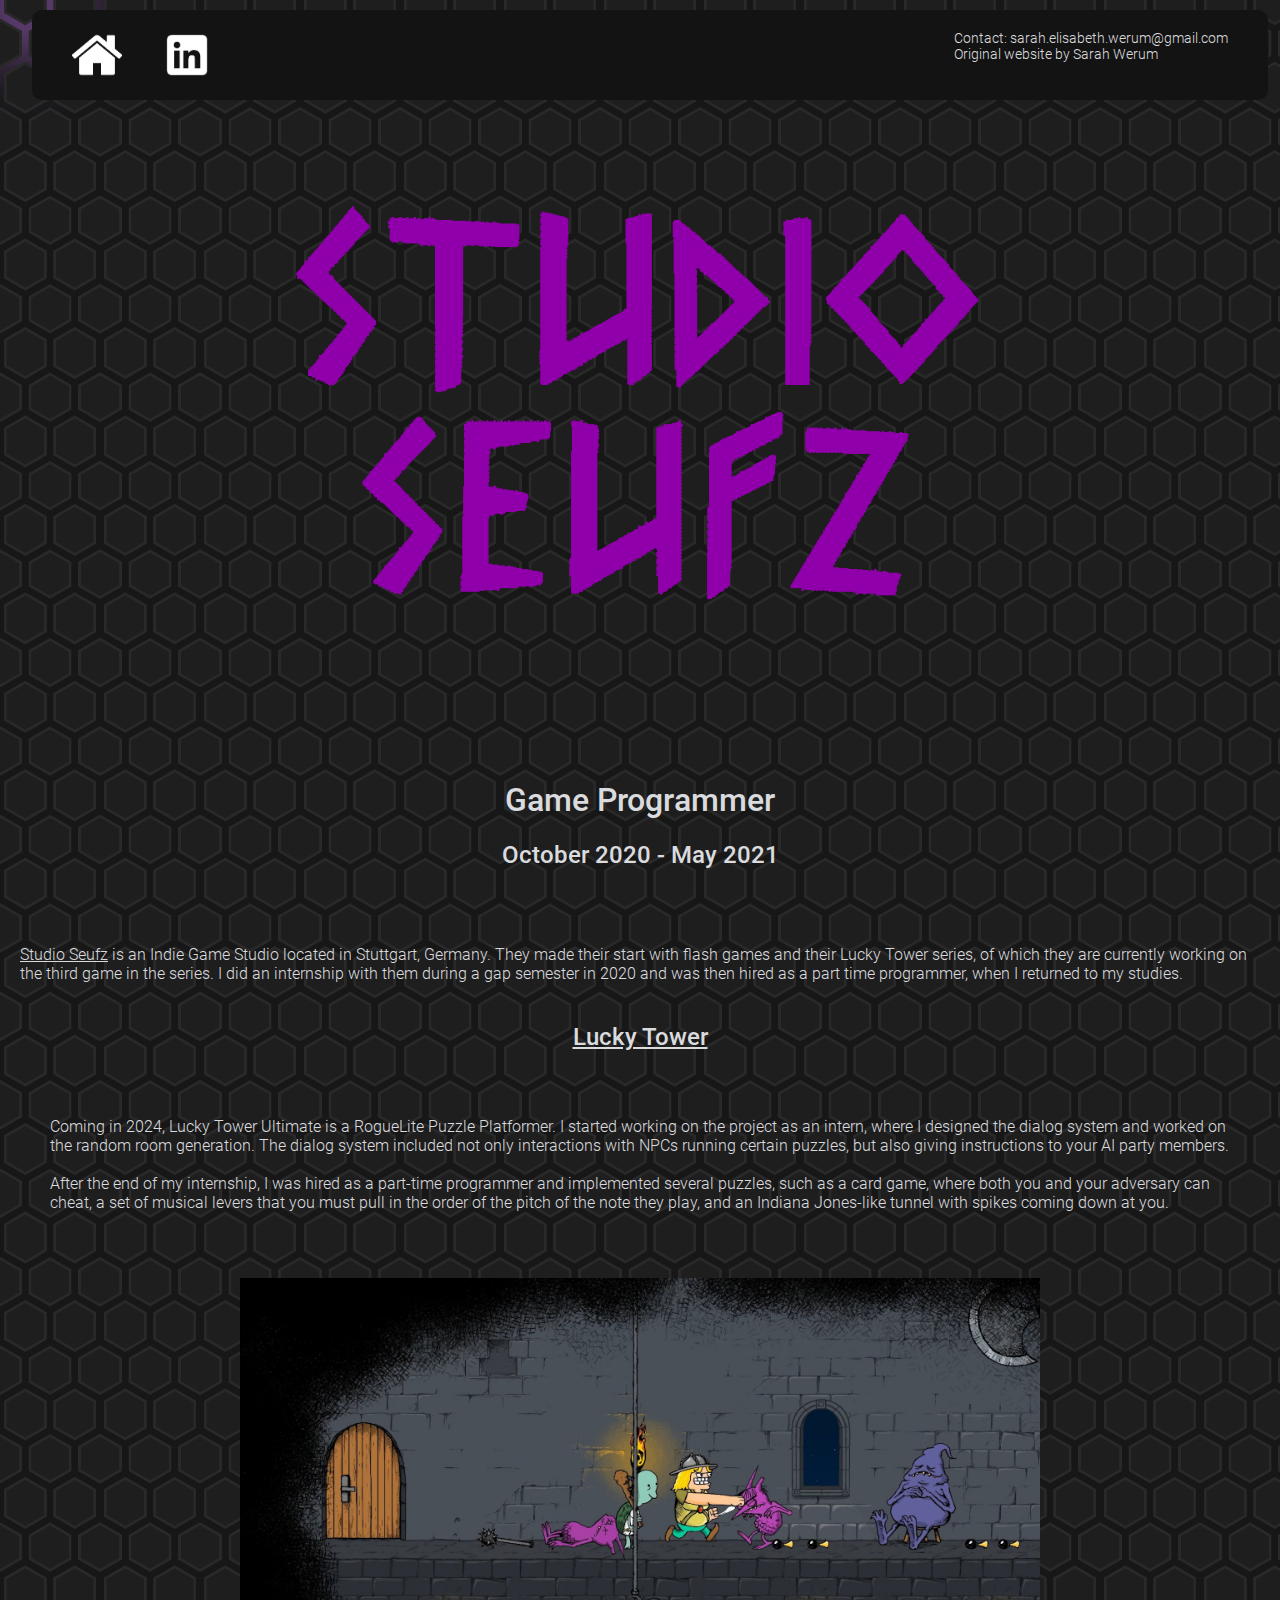
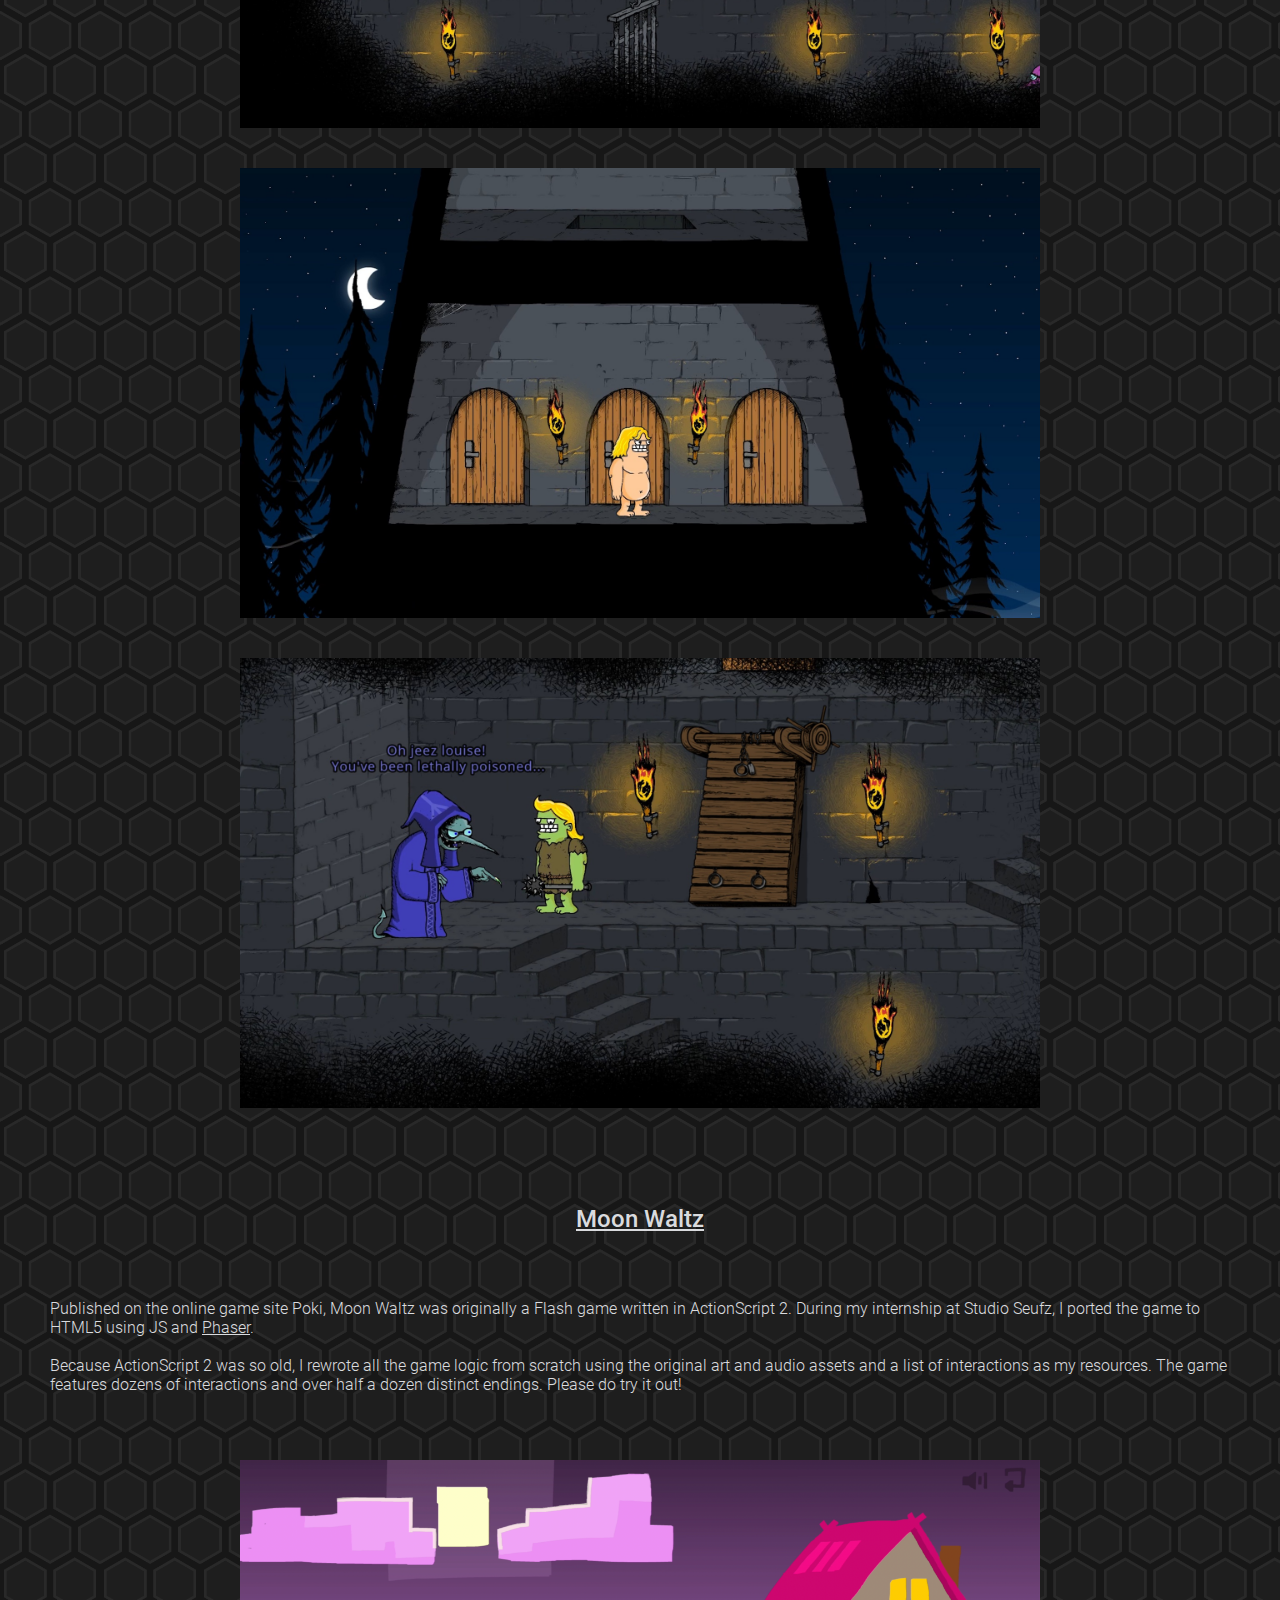
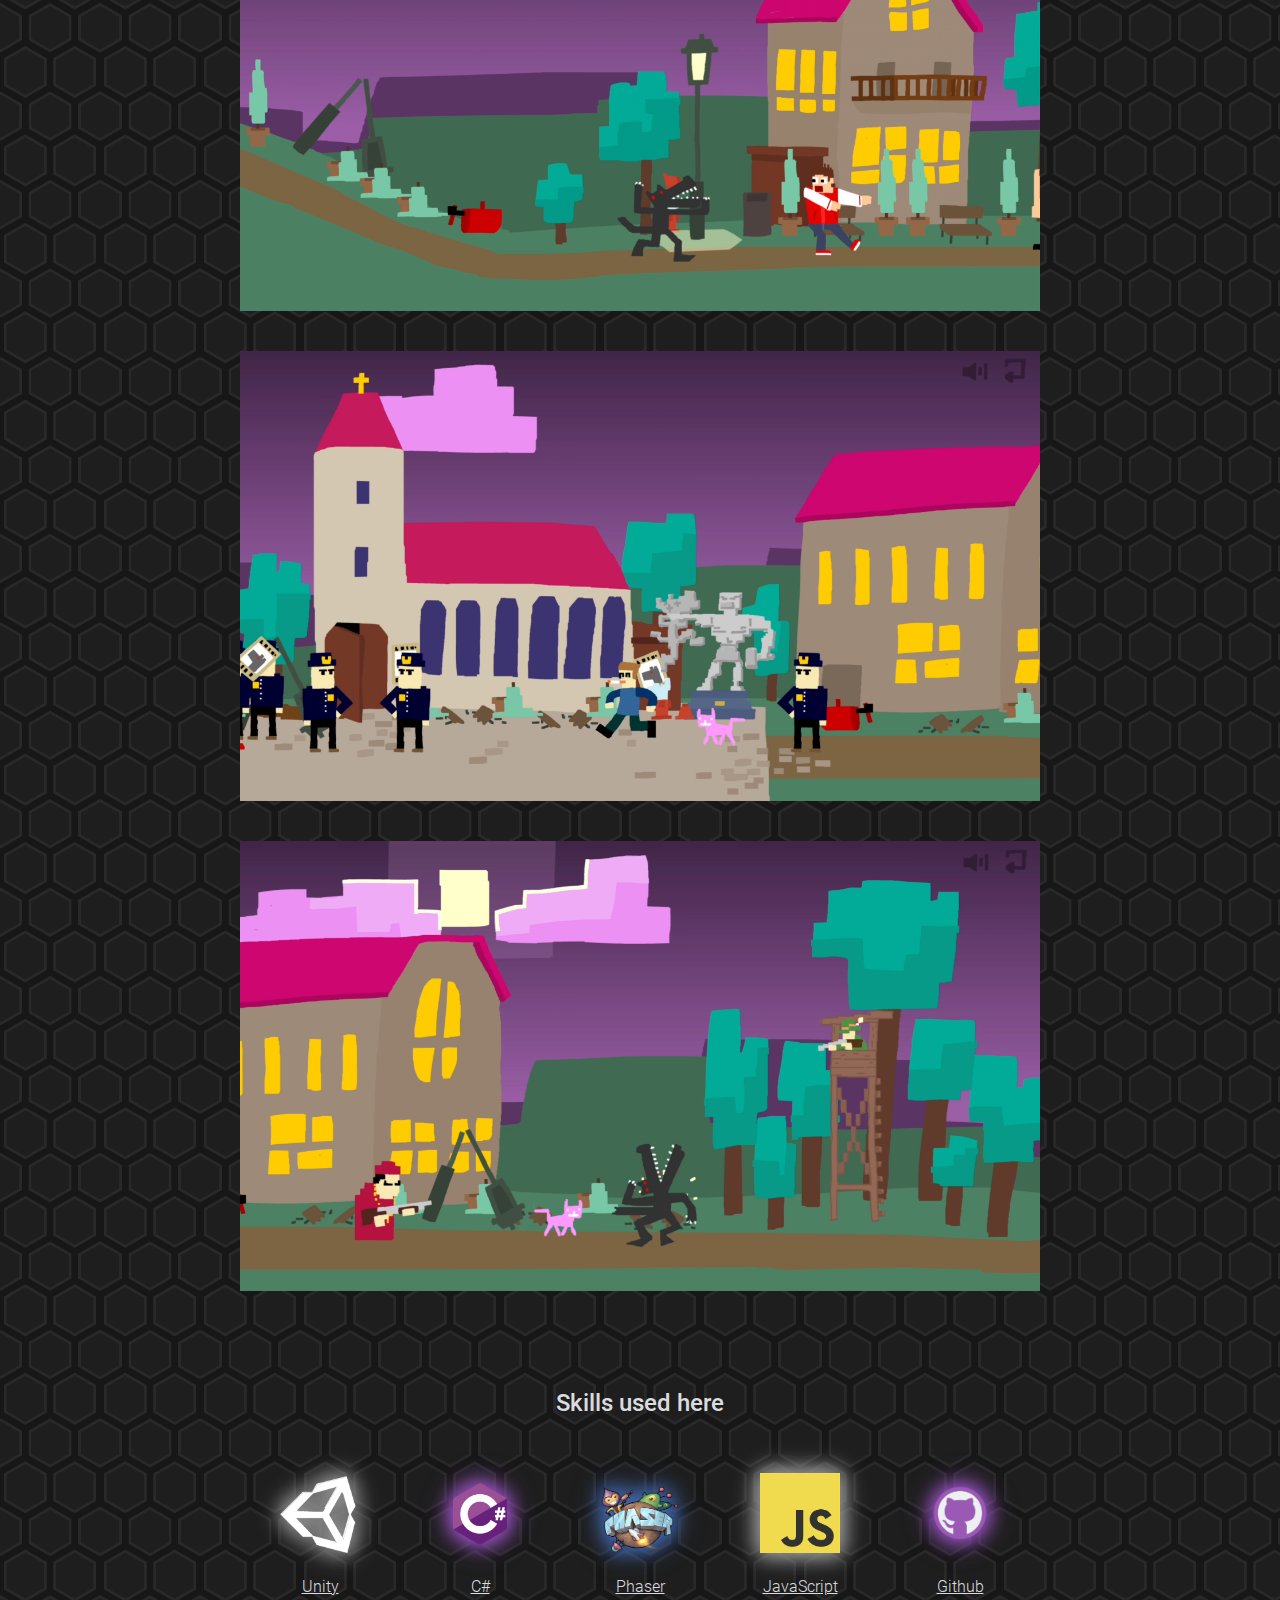
<file: HTML/StudioSeufz.html>
<!DOCTYPE html>
<html lang="en">
<head>
    <meta charset="UTF-8">
    <meta http-equiv="X-UA-Compatible" content="IE=edge">
    <meta name="viewport" content="width=device-width, initial-scale=1.0">
    <title>Sarah Werum - Studio Seufz</title>
    <link rel="stylesheet" href="../CSS/styles.css">
    <link rel="stylesheet" href="../CSS/StudioSeufz.css">
</head>
<body>
    <div id="light" style="--light-position-y: 0; --light-position-x: 0"></div>

    <div class="Page-Body">
        <header>
            <a href="../index.html" class="grey"><img src="../Images/Header/home.png" alt="Home Button"></a>
            <a href="https://www.linkedin.com/in/sarahwerum" class="grey"><img src="../Images/Header/LinkedIn.png" alt="Linked In Sarah Werum"></a>
            <div>Contact: sarah.elisabeth.werum@gmail.com <br> Original website by Sarah Werum</div>
        </header>

        <div class="image-text-row">
            <div class="studioMagenta"><img src="../Images/StudioSeufz/StudioSeufz.png" alt="Studio Seufz Logo"></div>
            <div>
                <h1>Game Programmer</h1>
                <h2>October 2020 - May 2021</h2>
            </div>

        </div>
        <p><a href="https://studioseufz.com/seufzWP/">Studio Seufz</a> is an Indie Game Studio 
            located in Stuttgart, Germany. They made their start with flash games and their 
            Lucky Tower series, of which they are currently working on the third game in the series. 
            I did an internship with them during a gap semester in 2020 and was then hired as a
            part time programmer, when I returned to my studies.
        </p>
        <!-- <hr class="seperator"> -->

        <h2 class="Project-Heading"><a href="https://store.steampowered.com/app/1700270/Lucky_Tower_Ultimate/">Lucky Tower</a> </h2>
        <div class="wrapped-row">
            <p>Coming in 2024, Lucky Tower Ultimate is a RogueLite Puzzle Platformer. 
                I started working on the project as an intern, where I designed the dialog system and worked on the random room generation. 
                The dialog system included not only interactions with NPCs running certain puzzles, but also giving instructions to your AI party members. 
                <br><br>
                After the end of my internship, I was hired as a part-time programmer and implemented several puzzles, such as a card game, where both you and your adversary can cheat,
                a set of musical levers that you must pull in the order of the pitch of the note they play, and an Indiana Jones-like tunnel with spikes coming down at you. 
            </p>
            <div class="wrapped-row">
                <img src="../Images/StudioSeufz/Lucky Tower/LuckyTowerUltimate_PT_screenshot_01_210730.jpg" alt="Lucky Tower Screenshot 1">
                <img src="../Images/StudioSeufz/Lucky Tower/LuckyTowerUltimate_PT_screenshot_02_210730.jpg" alt="Lucky Tower Screenshot 2">
                <img src="../Images/StudioSeufz/Lucky Tower/LuckyTowerUltimate_PT_screenshot_07_210730.jpg" alt="Lucky Tower Screenshot 3">
            </div>
            <br><br>

        </div>
        <!-- <hr class="seperator"> -->

        <h2 class="Project-Heading"><a href="https://store.steamhttps://poki.com/en/g/moon-waltz">Moon Waltz</a> </h2>
        <div class="wrapped-row">
            <p>
                Published on the online game site Poki, Moon Waltz was originally a Flash game written in ActionScript 2. During my internship at Studio Seufz,
                I ported the game to HTML5 using JS and <a href="https://phaser.io/">Phaser</a>. 
                <br><br>
                Because ActionScript 2 was so old, I rewrote all the game logic 
                from scratch using the original art and audio assets and a list of interactions as my resources. The game features dozens of interactions and over half a dozen distinct endings. 
                Please do try it out!
                
            </p>
            <div class="wrapped-row">
                <img src="../Images/StudioSeufz/Moon Waltz/moonwaltz_still01.png" alt="Moon Waltz Screenshot 1">
                <img src="../Images/StudioSeufz/Moon Waltz/moonwaltz_still03.png" alt="Moon Waltz Screenshot 2">
                <img src="../Images/StudioSeufz/Moon Waltz/moonwaltz_still04.png" alt="Moon Waltz Screenshot 3">
            </div>
        </div>
        <br><br>
        <!-- <hr class="seperator"> -->

        <h2 class="Project-Heading">Skills used here</h2>
        <div class="wrapped-row">
            <div class="wrapped-row skill-section">
                <a href="https://unity.com/">
                    <figure class="grey">
                        <img src="../Images/Skill Logos/Softwares/UnityLogo.png" alt="Unity Logo">
                        <figcaption>Unity</figcaption>
                    </figure>
                </a>
                <a href="https://learn.microsoft.com/en-us/dotnet/csharp/">
                    <figure class="lightPurple">
                        <img src="../Images/Skill Logos/Languages/csharp_banner.png" alt="C#">
                        <figcaption>C#</figcaption>
                    </figure>
                </a>
                <a href="https://phaser.io/">
                    <figure class="blueDropshadow">
                        <img src="../Images/Skill Logos/Softwares/Phaser_Logo.png" alt="Phaser Logo">
                        <figcaption>Phaser</figcaption>
                    </figure>
                </a>
                <a href="https://www.javascript.com/">
                    <figure class="jsYellow">
                        <img src="../Images/Skill Logos/Languages/JS.png" alt="Javascript">
                        <figcaption>JavaScript</figcaption>
                    </figure>
                </a>
                <a href="https://github.com/">
                    <figure class="lightPurple">
                        <img src="../Images/Skill Logos/Softwares/github-logo.png" alt="Github Logo">
                        <figcaption>Github</figcaption>
                    </figure>
                </a>
                
            </div>
        </div>
    </div>
</body>

<script src="../JS/MouseLight.js"></script>
<script src="../JS/DropshadowColor.js"></script>
</html>
</file>
<file: CSS/styles.css>
/* Variables */
:root {
    --text-color: #dadbde;
    --Mouse-color: #ffff0d;
}

/* Page */

@font-face {
    font-family: Roboto;
    src: url(../Roboto/Roboto-Medium.ttf);
    font-weight: bold;
}
@font-face {
    font-family: Roboto;
    src: url(../Roboto/Roboto-Light.ttf);
    font-weight:normal;
}
div { padding: 10px 30px 10px 30px;}

.Page-Body {
    background-image: url("../Images/hex.png");
    background-size: 100px;
    background-repeat: repeat;
    padding: 0;
    object-fit: contain;
    height: 100%;
    text-align: center;
    /* filter: blur(5px); */
}
body {
    background-color: #171717;
    color: var(--text-color);
    font-family: Roboto;
    margin : 0;
} 

/* ----------------------- HEADER ----------------------- */
header {
    background-color: #131313;
    margin: 10px;
    margin-left: 30px;
    padding-left: 20px;
    display:inline-block;
    vertical-align:middle;
    text-align: left;
    width: 95%;
    height: 90px;
    border-radius: 10px;
    font-size: small;
}
header div { 
    margin: 10px;
    font-size: 14px;
    float: right;
}
header a img {
    float: left;
    height: 50px;
    width: 50px;
}
@media screen and (max-width: 500px) {
    header {
        height: 140px;
    }
    header div {
        float: left;
        padding-left: 0px;
    }
    header a img {
        margin-bottom: 0px;
        padding-bottom: 0px;;
    }
}

/* MAIN SECTION */
section, img {
    padding: 20px;
}
a figure img {
    position: relative;
}
h1 , .Project-Heading{
    text-align: center;
}
img {
    width: 200px;
    /* max-width: 400px; */
}
.image-text-row {
    display: flex;
    flex-wrap: wrap;
    justify-content: center;
    align-items: center;
}
.image-text-row p {
    width: 400px;
    flex:auto;
    text-align: left;
}
p {
    text-align: left;
    padding: 20px;
}

.wrapped-row p {
    width: 400px;
    flex: auto;
}

/* FIGURES: Link Images */
.skill-section {
    max-width: 1000px;
}
.skill-section figure {
    text-align: center;
    width: 80px;
}
figure img {
    width: 100%; 
    padding: 0px;
    margin: 0px;
}
figcaption {
    color: var(--text-color);
    /* width: 100%; */
    margin-top: 20px;
    /* padding: 0px; */
    text-align: center;
}
@media screen and (max-width:419px) {
    /* .skill-section figure {
        margin:15px;
    } */
    .skill-section {
        padding : 0px;
    }
}

a {
    color: var(--text-color);
}

/* WRAPPED ROW */
.wrapped-row {
    display: flex;
    flex-direction: row;
    justify-content: center;
    flex-wrap: wrap;
    align-items:baseline;
}

/* EXTRA */
hr.seperator {
    border-top: 1px dashed #bbb;
    border-bottom: none;
}
#light {
    width: 40px;
    height: 40px;
    border-radius: 50%;
    position: absolute;
    transform: translate(var(--light-position-x, 0px), var(--light-position-y, 0px));
    background-color: var(--Mouse-color);
    filter: blur(40px);
    z-index: -1;
}

@media screen and (max-width:600px) {
    .image-text-row h1 {
        font-size: 30px;
    }
    .image-text-row h2 {
        font-size: 25px;
    }
}
</file>
<file: CSS/index.css>
#light {
    background-color: rgb(192, 192, 192);
    
}

.experience-section a figure {
    width: 200px;
}
</file>
<file: CSS/EscapingHell.css>
#light {
    background-color: rgb(93, 122, 255);
}
</file>
<file: CSS/Portfolio.css>
:root {
    --defaultDropshadow: #b8dee500;
}

#light {
    background-color: #7790d6;
}

figure {
    /* outline-style: solid;
    outline-width: 2px; */
    min-width: 250px;
    width: 40%;
    text-align: center;
}
.large-figure {
    /* min-width: 400px; */
    width: 80%;
}

figure img {
    flex-grow: inherit;
}

h1 {
    font-size: 50px;
}
</file>
<file: CSS/Snapchat.css>
#light {
    background-color: #ffff0d;
}
img {
    max-width: 200px;
}
</file>
<file: CSS/StudioSeufz.css>
#light {
    background-color: rgb(204, 121, 255);
}

img {
    width: 800px;
}

.Project-Heading {
    text-align: center;
}
</file>
